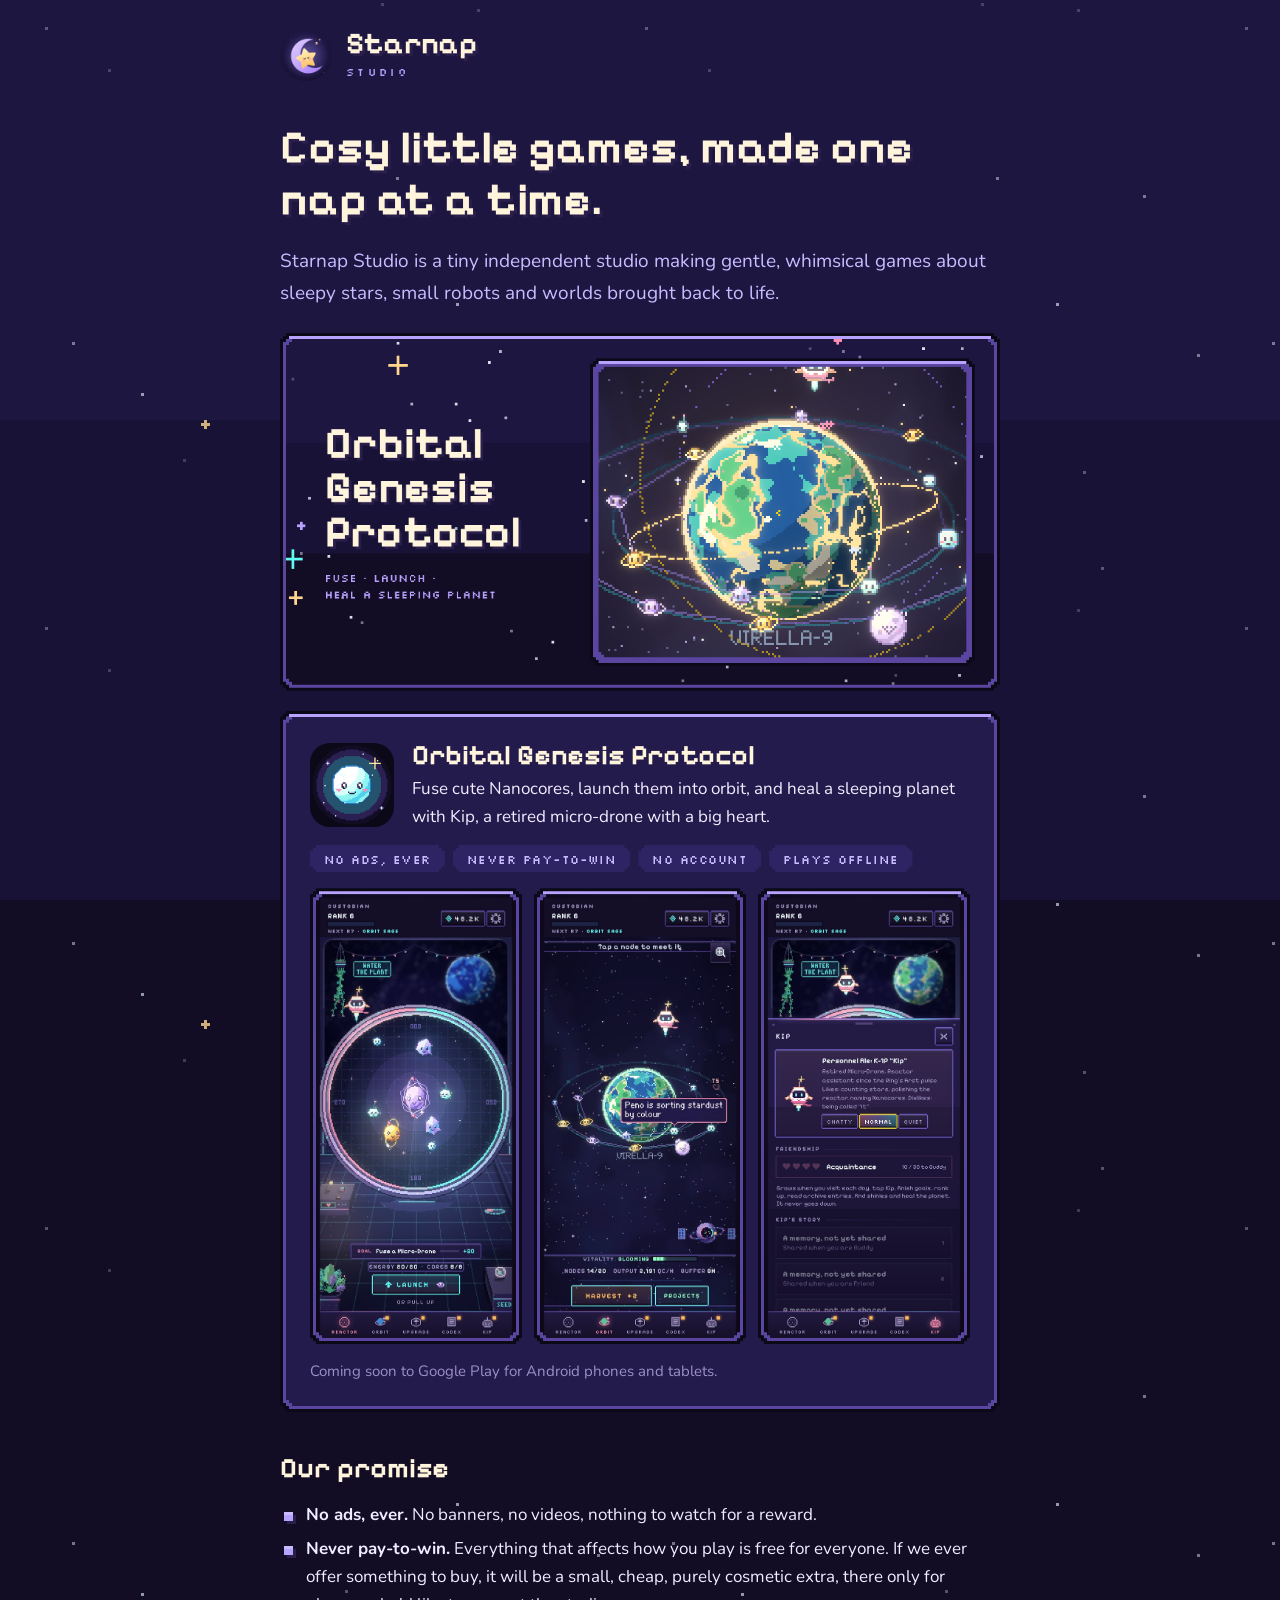
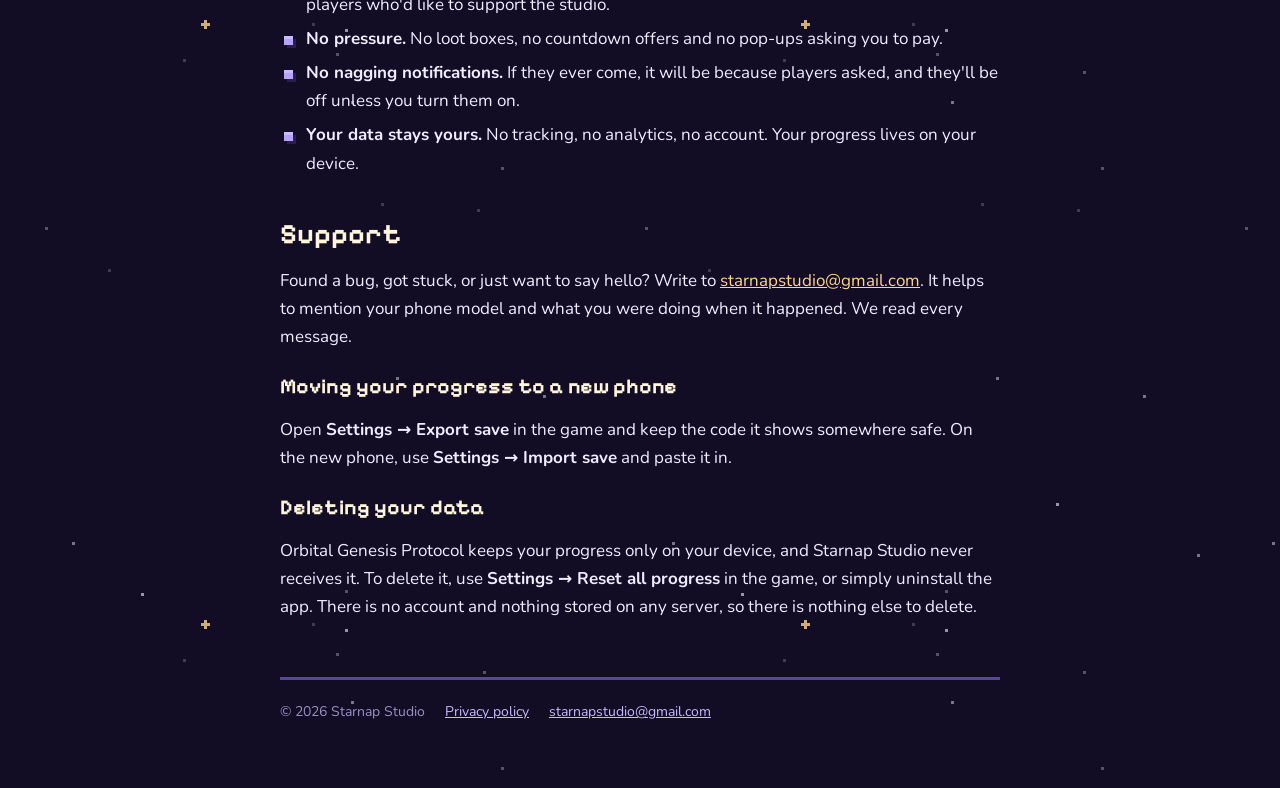
<file: index.html>
<!doctype html>
<html lang="en">
<head>
<meta charset="utf-8">
<meta name="viewport" content="width=device-width, initial-scale=1">
<title>Starnap Studio</title>
<meta name="description" content="Starnap Studio makes cosy, whimsical little games. Home of Orbital Genesis Protocol.">
<link rel="icon" href="starnap-studio.png">
<link rel="stylesheet" href="style.css?v=4">
</head>
<body>
<div class="wrap">
  <header><a href="./"><img src="starnap-studio.png" alt=""><span class="brand">Starnap<small>STUDIO</small></span></a></header>

  <h1>Cosy little games, made one nap at a time.</h1>
  <p class="lead">Starnap Studio is a tiny independent studio making gentle, whimsical games about sleepy stars, small robots and worlds brought back to life.</p>

  <div class="framed hero"><div class="in"><img src="orbital-genesis.png?v=4" width="1024" height="500" alt="Orbital Genesis Protocol: a healing blue-green planet circled by its Lattice of tiny Nanocores, in pixel art"></div></div>

  <div class="card"><div class="in"><div class="body">
    <div class="game">
      <img src="orbital-genesis-icon.png?v=4" alt="">
      <div>
        <h2 style="margin:0 0 4px">Orbital Genesis Protocol</h2>
        <p style="margin:0">Fuse cute Nanocores, launch them into orbit, and heal a sleeping planet with Kip, a retired micro-drone with a big heart.</p>
      </div>
    </div>
    <ul class="pills"><li>No ads, ever</li><li>Never pay-to-win</li><li>No account</li><li>Plays offline</li></ul>
    <div class="shots">
      <div class="framed"><div class="in"><img src="shot-reactor.jpg?v=4" width="541" height="1201" alt="The reactor: cute Nanocores fusing in a cosy station room"></div></div>
      <div class="framed"><div class="in"><img src="shot-orbit.jpg?v=4" width="541" height="1201" alt="The Lattice: nodes circling Virella-9"></div></div>
      <div class="framed"><div class="in"><img src="shot-kip.jpg?v=4" width="541" height="1201" alt="Kip, the retired micro-drone"></div></div>
    </div>
    <p class="muted" style="margin-bottom:0">Coming soon to Google Play for Android phones and tablets.</p>
  </div></div></div>

  <h2 id="promise">Our promise</h2>
  <ul>
    <li><b>No ads, ever.</b> No banners, no videos, nothing to watch for a reward.</li>
    <li><b>Never pay-to-win.</b> Everything that affects how you play is free for everyone. If we ever offer something to buy, it will be a small, cheap, purely cosmetic extra, there only for players who'd like to support the studio.</li>
    <li><b>No pressure.</b> No loot boxes, no countdown offers and no pop-ups asking you to pay.</li>
    <li><b>No nagging notifications.</b> If they ever come, it will be because players asked, and they'll be off unless you turn them on.</li>
    <li><b>Your data stays yours.</b> No tracking, no analytics, no account. Your progress lives on your device.</li>
  </ul>

  <h2 id="support">Support</h2>
  <p>Found a bug, got stuck, or just want to say hello? Write to <a href="mailto:starnapstudio@gmail.com">starnapstudio@gmail.com</a>. It helps to mention your phone model and what you were doing when it happened. We read every message.</p>

  <h3>Moving your progress to a new phone</h3>
  <p>Open <b>Settings → Export save</b> in the game and keep the code it shows somewhere safe. On the new phone, use <b>Settings → Import save</b> and paste it in.</p>

  <h3 id="delete">Deleting your data</h3>
  <p>Orbital Genesis Protocol keeps your progress only on your device, and Starnap Studio never receives it. To delete it, use <b>Settings → Reset all progress</b> in the game, or simply uninstall the app. There is no account and nothing stored on any server, so there is nothing else to delete.</p>

  <footer>
    <span>© 2026 Starnap Studio</span>
    <a href="privacy.html">Privacy policy</a>
    <a href="mailto:starnapstudio@gmail.com">starnapstudio@gmail.com</a>
  </footer>
</div>
</body>
</html>
</file>
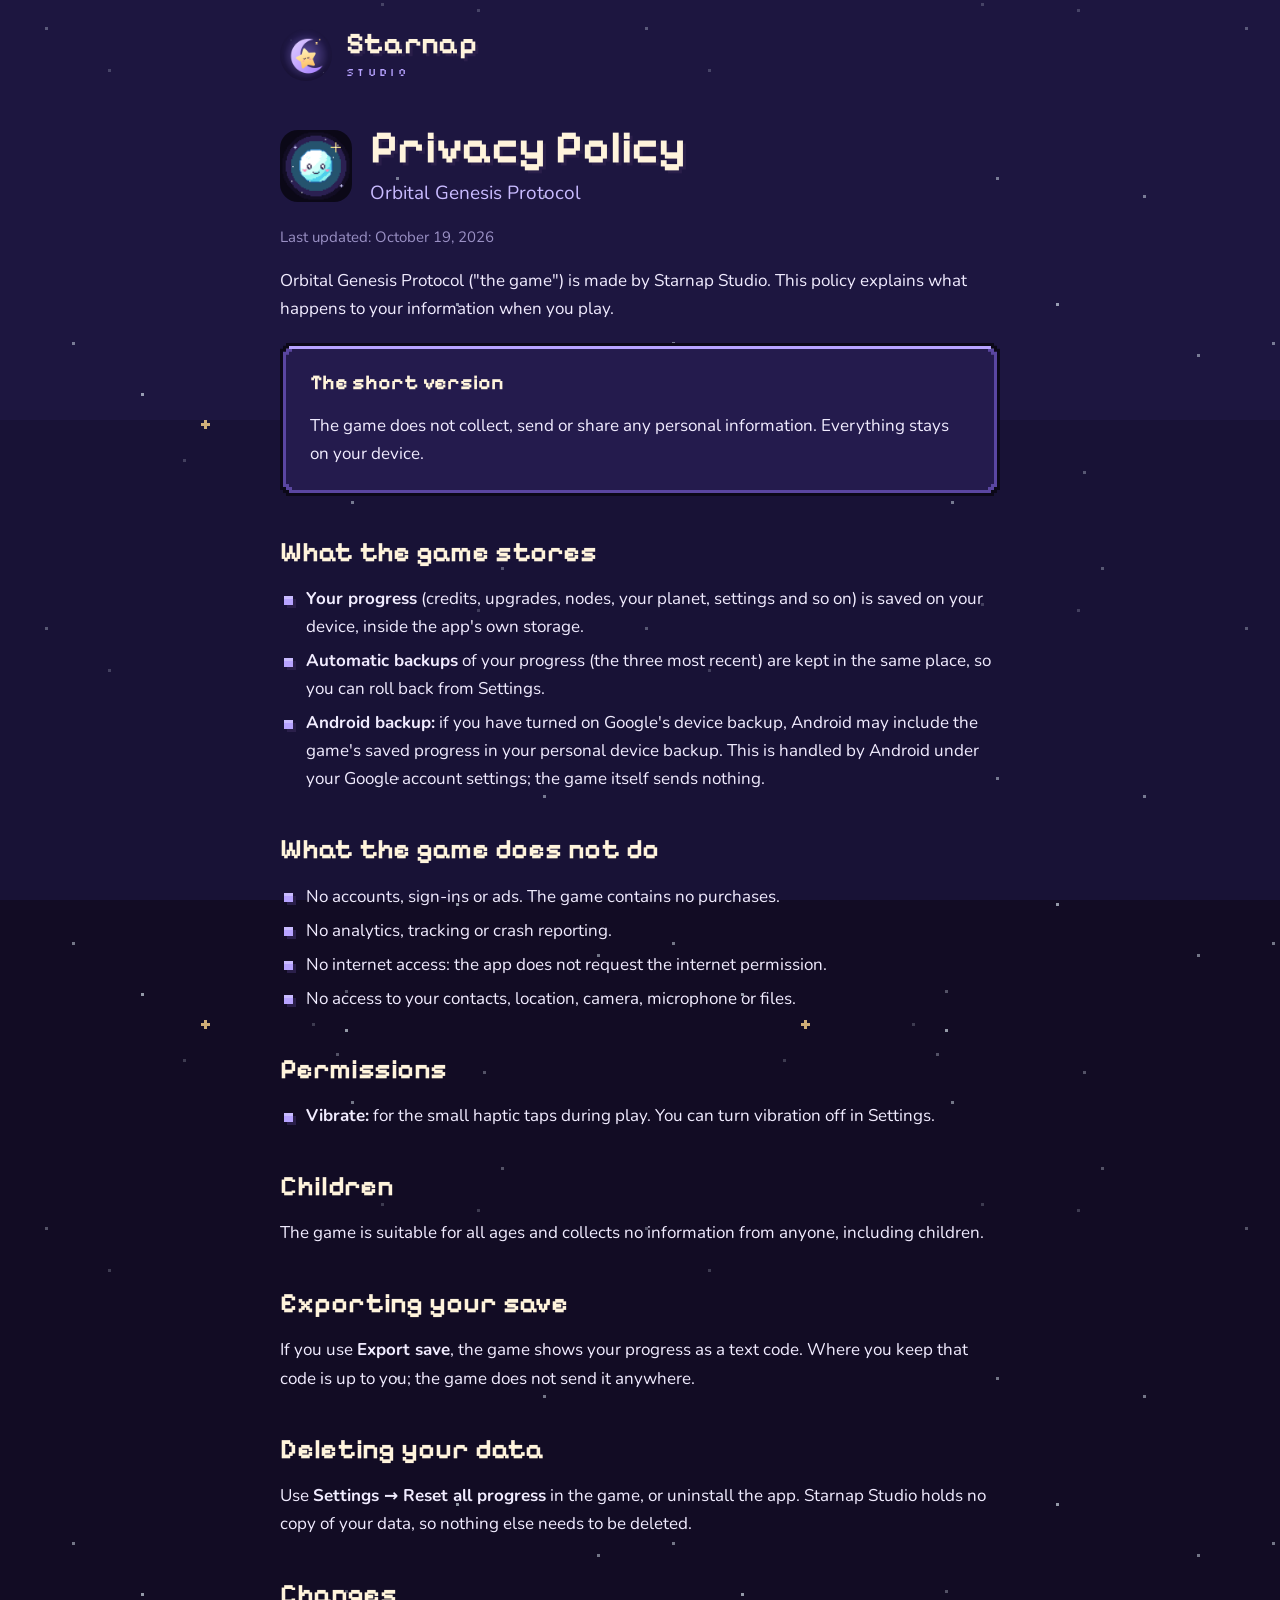
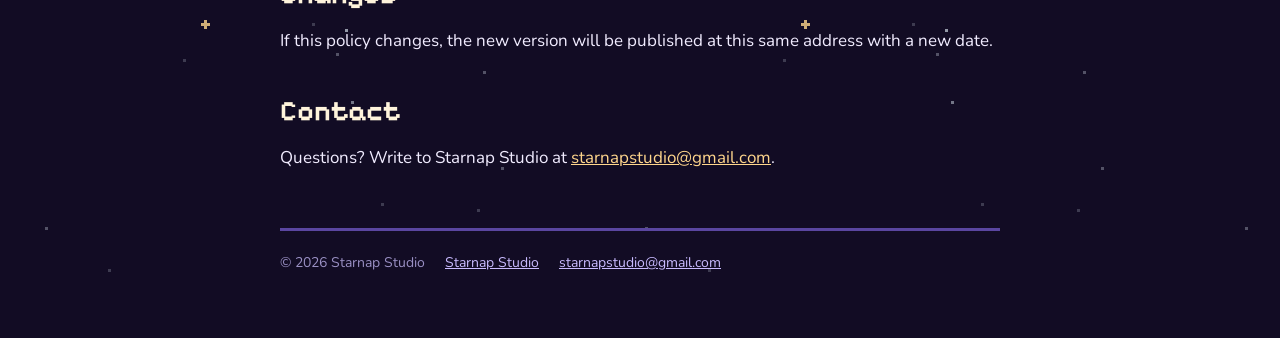
<file: privacy.html>
<!doctype html>
<html lang="en">
<head>
<meta charset="utf-8">
<meta name="viewport" content="width=device-width, initial-scale=1">
<title>Privacy Policy · Orbital Genesis Protocol</title>
<meta name="description" content="Privacy policy for Orbital Genesis Protocol by Starnap Studio. The game collects no personal information.">
<link rel="icon" href="starnap-studio.png">
<link rel="stylesheet" href="style.css?v=4">
</head>
<body>
<div class="wrap">
  <header><a href="./"><img src="starnap-studio.png" alt=""><span class="brand">Starnap<small>STUDIO</small></span></a></header>

  <div class="titled">
    <img src="orbital-genesis-icon.png?v=4" alt="">
    <div><h1>Privacy Policy</h1><p class="lead">Orbital Genesis Protocol</p></div>
  </div>
  <p class="muted">Last updated: October 19, 2026</p>

  <p>Orbital Genesis Protocol ("the game") is made by Starnap Studio. This policy explains what happens to your information when you play.</p>

  <div class="card"><div class="in"><div class="body">
    <h3 style="margin-top:0">The short version</h3>
    <p style="margin-bottom:0">The game does not collect, send or share any personal information. Everything stays on your device.</p>
  </div></div></div>

  <h2>What the game stores</h2>
  <ul>
    <li><b>Your progress</b> (credits, upgrades, nodes, your planet, settings and so on) is saved on your device, inside the app's own storage.</li>
    <li><b>Automatic backups</b> of your progress (the three most recent) are kept in the same place, so you can roll back from Settings.</li>
    <li><b>Android backup:</b> if you have turned on Google's device backup, Android may include the game's saved progress in your personal device backup. This is handled by Android under your Google account settings; the game itself sends nothing.</li>
  </ul>

  <h2>What the game does not do</h2>
  <ul>
    <li>No accounts, sign-ins or ads. The game contains no purchases.</li>
    <li>No analytics, tracking or crash reporting.</li>
    <li>No internet access: the app does not request the internet permission.</li>
    <li>No access to your contacts, location, camera, microphone or files.</li>
  </ul>

  <h2>Permissions</h2>
  <ul>
    <li><b>Vibrate:</b> for the small haptic taps during play. You can turn vibration off in Settings.</li>
  </ul>

  <h2>Children</h2>
  <p>The game is suitable for all ages and collects no information from anyone, including children.</p>

  <h2>Exporting your save</h2>
  <p>If you use <b>Export save</b>, the game shows your progress as a text code. Where you keep that code is up to you; the game does not send it anywhere.</p>

  <h2>Deleting your data</h2>
  <p>Use <b>Settings → Reset all progress</b> in the game, or uninstall the app. Starnap Studio holds no copy of your data, so nothing else needs to be deleted.</p>

  <h2>Changes</h2>
  <p>If this policy changes, the new version will be published at this same address with a new date.</p>

  <h2>Contact</h2>
  <p>Questions? Write to Starnap Studio at <a href="mailto:starnapstudio@gmail.com">starnapstudio@gmail.com</a>.</p>

  <footer>
    <span>© 2026 Starnap Studio</span>
    <a href="./">Starnap Studio</a>
    <a href="mailto:starnapstudio@gmail.com">starnapstudio@gmail.com</a>
  </footer>
</div>
</body>
</html>
</file>
<file: style.css>
/* Starnap Studio: in the pixel look of Orbital Genesis Protocol (Pixelify Sans titles, Silkscreen labels, Nunito text) */
@font-face { font-family: Pixelify; src: url(pixelify-700.woff2?v=4) format('woff2'); font-weight: 700; font-display: swap; }
@font-face { font-family: Pixelify; src: url(pixelify-400.woff2?v=4) format('woff2'); font-weight: 400; font-display: swap; }
@font-face { font-family: Silkscreen; src: url(silkscreen.woff2?v=4) format('woff2'); font-weight: 400; font-display: swap; }
@font-face { font-family: Nunito; src: url(nunito.woff2) format('woff2'); font-weight: 200 1000; font-display: swap; }
:root {
  --bg: #120c24; --bg2: #181236; --bg3: #1d1640; --card: #241b4d; --line: #5a46a0; --edge: #0b0818;
  --text: #f1ecff; --soft: #c9bbff; --muted: #9a90c4; --gold: #ffd68c; --lilac: #b7a3ff; --cream: #fff4dc; --u: 3px;
  /* corners stepped off in whole pixels, like the game's panels */
  --notch: polygon(calc(var(--u) * 2) 0, calc(100% - var(--u) * 2) 0, calc(100% - var(--u) * 2) var(--u), calc(100% - var(--u)) var(--u),
    calc(100% - var(--u)) calc(var(--u) * 2), 100% calc(var(--u) * 2), 100% calc(100% - var(--u) * 2), calc(100% - var(--u)) calc(100% - var(--u) * 2),
    calc(100% - var(--u)) calc(100% - var(--u)), calc(100% - var(--u) * 2) calc(100% - var(--u)), calc(100% - var(--u) * 2) 100%, calc(var(--u) * 2) 100%,
    calc(var(--u) * 2) calc(100% - var(--u)), var(--u) calc(100% - var(--u)), var(--u) calc(100% - var(--u) * 2), 0 calc(100% - var(--u) * 2),
    0 calc(var(--u) * 2), var(--u) calc(var(--u) * 2), var(--u) var(--u), calc(var(--u) * 2) var(--u));
}
* { box-sizing: border-box; }
html { background: var(--bg); }
body {
  margin: 0; color: var(--text); font: 17px/1.65 Nunito, system-ui, sans-serif; min-height: 100vh;
  /* the night in flat bands, with square stars */
  background:
    url("data:image/svg+xml,%3Csvg xmlns='http://www.w3.org/2000/svg' width='600' height='600' shape-rendering='crispEdges'%3E%3Cg fill='%23eaf6ff'%3E%3Crect x='345' y='429' width='3' height='3' opacity='.6'/%3E%3Crect x='345' y='390' width='3' height='3' opacity='.3'/%3E%3Crect x='141' y='393' width='3' height='3' opacity='.6'/%3E%3Crect x='483' y='471' width='3' height='3' opacity='.3'/%3E%3Crect x='72' y='342' width='3' height='3' opacity='.45'/%3E%3Crect x='108' y='69' width='3' height='3' opacity='.2'/%3E%3Crect x='456' y='303' width='3' height='3' opacity='.6'/%3E%3Crect x='501' y='567' width='3' height='3' opacity='.3'/%3E%3Crect x='477' y='9' width='3' height='3' opacity='.2'/%3E%3Crect x='45' y='27' width='3' height='3' opacity='.3'/%3E%3Crect x='183' y='459' width='3' height='3' opacity='.2'/%3E%3Crect x='597' y='354' width='3' height='3' opacity='.45'/%3E%3Crect x='336' y='453' width='3' height='3' opacity='.3'/%3E%3Crect x='396' y='177' width='3' height='3' opacity='.45'/%3E%3Crect x='381' y='3' width='3' height='3' opacity='.2'/%3E%3Crect x='351' y='501' width='3' height='3' opacity='.45'/%3E%3Crect x='312' y='423' width='3' height='3' opacity='.2'/%3E%3Crect x='543' y='195' width='3' height='3' opacity='.45'/%3E%3C/g%3E%3Cg fill='%23ffd68c' opacity='.8'%3E%3Crect x='204' y='420' width='3' height='9'/%3E%3Crect x='201' y='423' width='9' height='3'/%3E%3C/g%3E%3C/svg%3E"),
    linear-gradient(var(--bg3) 0 420px, var(--bg2) 420px 900px, var(--bg) 900px);
}
.wrap { max-width: 760px; margin: 0 auto; padding: 0 20px 64px; }
header { display: flex; align-items: center; gap: 14px; padding: 28px 0 8px; }
header img { width: 52px; height: 52px; border-radius: 50%; }
header a { color: inherit; text-decoration: none; display: flex; align-items: center; gap: 14px; }
.brand { font: 700 30px/1 Pixelify, Nunito, sans-serif; color: var(--cream); text-shadow: 3px 3px 0 #2a1f4a; }
.brand small { display: block; font: 400 11px/1.6 Silkscreen, sans-serif; letter-spacing: .3em; color: var(--lilac); margin-top: 6px; text-shadow: none; }
h1, h2, h3 { font-family: Pixelify, Nunito, sans-serif; font-weight: 700; color: var(--cream); line-height: 1.15; }
h1 { font-size: clamp(32px, 6vw, 46px); margin: 32px 0 8px; text-shadow: 3px 3px 0 #2a1f4a; }
h2 { font-size: 28px; margin: 40px 0 10px; }
h3 { font-size: 21px; margin: 24px 0 6px; }
p, li { color: var(--text); }
.lead { font-size: 19px; color: var(--soft); }
a { color: var(--gold); }
/* a panel in the game's frame: dark edge, lilac line, light top bevel, notched corners */
.card, .framed { position: relative; clip-path: var(--notch); background: var(--edge); padding: var(--u); margin: 20px 0; }
.card > .in, .framed > .in { clip-path: var(--notch); background: linear-gradient(var(--lilac) 0 var(--u), var(--line) var(--u)); padding: var(--u); }
.card > .in > .body { clip-path: var(--notch); background: var(--card); padding: 22px 24px; }
.framed > .in > img { display: block; width: 100%; height: auto; clip-path: var(--notch); }
.framed.hero { margin: 24px 0 8px; }
.game { display: flex; gap: 18px; align-items: center; }
.game img { width: 84px; height: 84px; border-radius: 20px; flex: none; }
.pills { display: flex; flex-wrap: wrap; gap: 8px; margin: 14px 0 0; padding: 0; list-style: none; }
.pills li { background: #2e2463; color: var(--soft); clip-path: var(--notch); padding: 5px 14px 3px; font: 400 12px/1.6 Silkscreen, sans-serif; letter-spacing: .04em; }
.shots { display: grid; grid-template-columns: repeat(3, 1fr); gap: 12px; margin: 16px 0 4px; }
.shots .framed { margin: 0; }
.muted { color: var(--muted); font-size: 15px; }
footer { margin-top: 56px; padding-top: 20px; border-top: 3px solid var(--line); color: var(--muted); font-size: 14px; display: flex; flex-wrap: wrap; gap: 8px 20px; }
footer a { color: var(--soft); }
@media (max-width: 520px) { .game { flex-direction: column; align-items: flex-start; } .shots { grid-template-columns: repeat(3, 1fr); gap: 8px; } }

/* lists with pixel bullets: a square in lilac, a step lighter on top */
.wrap ul:not(.pills) { list-style: none; padding-left: 26px; }
.wrap ul:not(.pills) > li { position: relative; margin: 6px 0; }
.wrap ul:not(.pills) > li::before { content: ''; position: absolute; left: -22px; top: .62em; width: 9px; height: 9px;
  background: linear-gradient(var(--soft) 0 3px, var(--lilac) 3px); box-shadow: 3px 3px 0 #2a1f4a; }
/* a page title with the game's icon beside it */
.titled { display: flex; align-items: center; gap: 18px; margin: 32px 0 8px; }
.titled img { width: 72px; height: 72px; border-radius: 18px; flex: none; }
.titled h1 { margin: 0; }
.titled .lead { margin: 4px 0 0; }
</file>
